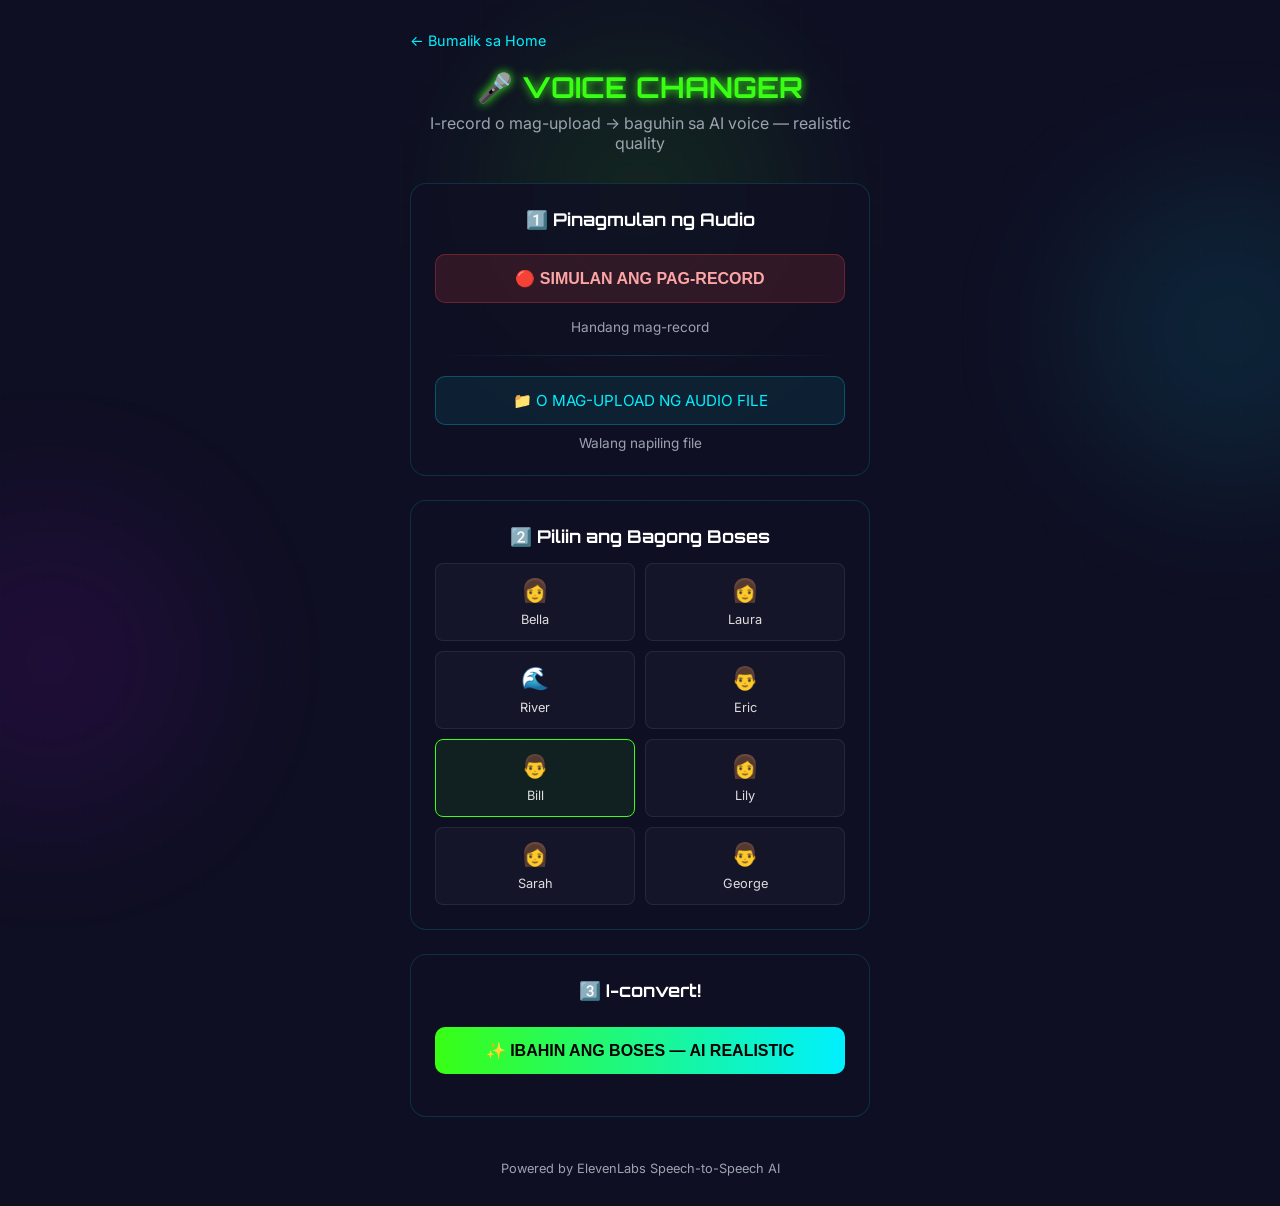
<file: index.html>
<!DOCTYPE html>
<html lang="tl">
<head>
    <meta charset="UTF-8">
    <meta name="viewport" content="width=device-width, initial-scale=1.0">
    <title>🎤 Voice Changer — AI Realistic</title>
    <link rel="preconnect" href="https://fonts.googleapis.com">
    <link rel="preconnect" href="https://fonts.gstatic.com" crossorigin>
    <link href="https://fonts.googleapis.com/css2?family=Orbitron:wght@600;700&family=Inter:wght@400;500;600;700&display=swap" rel="stylesheet">
    <link rel="stylesheet" href="voice-changer.css">
</head>
<body>
    <div class="bg-grid"></div>
    <div class="orb orb1"></div><div class="orb orb2"></div><div class="orb orb3"></div>

    <div class="container">
        <a href="index.html" class="back-link">← Bumalik sa Home</a>
        
        <h1><span class="text-green">🎤 VOICE CHANGER</span></h1>
        <p class="tagline">I-record o mag-upload → baguhin sa AI voice — realistic quality</p>

        <div class="card">
            <h2>1️⃣ Pinagmulan ng Audio</h2>
            
            <button id="recordBtn" class="btn-record">🔴 SIMULAN ANG PAG-RECORD</button>
            <p id="recStatus" class="status-text">Handang mag-record</p>
            
            <div class="divider"></div>
            
            <label class="btn-upload">
                📁 O MAG-UPLOAD NG AUDIO FILE
                <input type="file" id="audioInput" accept="audio/*" hidden>
            </label>
            <p id="fileStatus" class="status-text">Walang napiling file</p>
        </div>

        <div class="card">
            <h2>2️⃣ Piliin ang Bagong Boses</h2>
            
            <div class="voice-grid" id="voiceGrid">
                <div class="voice-option" data-id="hpp4J3VqNfWAUOO0d1Us">
                    <div class="emoji">👩</div><span>Bella</span>
                </div>
                <div class="voice-option" data-id="FGY2WhTYpPnrIDTdsKH5">
                    <div class="emoji">👩</div><span>Laura</span>
                </div>
                <div class="voice-option" data-id="SAz9YHcvj6GT2YYXdXww">
                    <div class="emoji">🌊</div><span>River</span>
                </div>
                <div class="voice-option" data-id="cjVigY5qzO86Huf0OWal">
                    <div class="emoji">👨</div><span>Eric</span>
                </div>
                <div class="voice-option selected" data-id="pqHfZKP75CvOlQylNhV4">
                    <div class="emoji">👨</div><span>Bill</span>
                </div>
                <div class="voice-option" data-id="pFZP5JQG7iQjIQuC4Bku">
                    <div class="emoji">👩</div><span>Lily</span>
                </div>
                <div class="voice-option" data-id="EXAVITQu4vr4xnSDxMaL">
                    <div class="emoji">👩</div><span>Sarah</span>
                </div>
                <div class="voice-option" data-id="JBFqnCBsd6RMkjVDRZzb">
                    <div class="emoji">👨</div><span>George</span>
                </div>
            </div>
        </div>

        <div class="card">
            <h2>3️⃣ I-convert!</h2>
            <button id="convertBtn" class="btn-primary">✨ IBAHIN ANG BOSES — AI REALISTIC</button>
            <p id="convertStatus" class="status-text"></p>
            
            <div id="resultBox" class="result-box hidden">
                <p id="resultMsg" class="success">✅ Tapos na!</p>
                <audio id="outputAudio" controls>
                <a id="downloadLink" style="display:block; text-decoration:none; margin-top:12px;">
                    <button class="btn-primary" style="background:linear-gradient(90deg,#00F0FF,#BF00FF);">⬇ I-DOWNLOAD ANG BAGONG BOSES</button>
                </a>
            </div>
        </div>

        <footer>Powered by ElevenLabs Speech-to-Speech AI</footer>
    </div>

    <script>
        const API_KEY = 'sk_ab07b8598b3586c17cdc0f64a6fa42211562290ae6432785';
        const API_BASE = 'https://api.elevenlabs.io/v1';

        const recordBtn = document.getElementById('recordBtn');
        const recStatus = document.getElementById('recStatus');
        const audioInput = document.getElementById('audioInput');
        const fileStatus = document.getElementById('fileStatus');
        const convertBtn = document.getElementById('convertBtn');
        const convertStatus = document.getElementById('convertStatus');
        const resultBox = document.getElementById('resultBox');
        const resultMsg = document.getElementById('resultMsg');
        const outputAudio = document.getElementById('outputAudio');
        const downloadLink = document.getElementById('downloadLink');
        const voiceGrid = document.getElementById('voiceGrid');

        let mediaRecorder;
        let recordedChunks = [];
        let audioBlob = null;
        let selectedVoiceId = 'pqHfZKP75CvOlQylNhV4';
        let isRecording = false;
        let outputBlobUrl = null;

        voiceGrid.querySelectorAll('.voice-option').forEach(opt => {
            opt.addEventListener('click', () => {
                voiceGrid.querySelectorAll('.voice-option').forEach(o => o.classList.remove('selected'));
                opt.classList.add('selected');
                selectedVoiceId = opt.dataset.id;
            });
        });

        recordBtn.addEventListener('click', async () => {
            if (!isRecording) {
                try {
                    const stream = await navigator.mediaDevices.getUserMedia({ audio: true });
                    mediaRecorder = new MediaRecorder(stream);
                    recordedChunks = [];
                    
                    mediaRecorder.ondataavailable = e => recordedChunks.push(e.data);
                    mediaRecorder.onstop = () => {
                        audioBlob = new Blob(recordedChunks, { type: 'audio/webm' });
                        fileStatus.textContent = '✅ Recording saved!';
                        recStatus.textContent = 'Handa nang i-convert';
                    };
                    
                    mediaRecorder.start();
                    isRecording = true;
                    recordBtn.classList.add('recording');
                    recordBtn.innerHTML = '⏹ ITIGIL ANG PAG-RECORD';
                    recStatus.textContent = '🔴 Nagrerecord... Magsalita ka!';
                    
                } catch (err) {
                    alert('❌ Hindi ma-access ang mikropono: ' + err.message);
                }
            } else {
                mediaRecorder.stop();
                isRecording = false;
                recordBtn.classList.remove('recording');
                recordBtn.innerHTML = '🔴 SIMULAN ANG PAG-RECORD';
            }
        });

        audioInput.addEventListener('change', e => {
            const file = e.target.files[0];
            if (file) {
                audioBlob = file;
                fileStatus.textContent = '✅ Napili: ' + file.name;
                recStatus.textContent = 'Handa nang i-convert';
            }
        });

        convertBtn.addEventListener('click', async () => {
            if (!audioBlob) {
                alert('⚠️ Mag-record o mag-upload muna ng audio!');
                return;
            }

            convertBtn.disabled = true;
            convertBtn.innerHTML = '<span class="loading"></span>INI-ISIP NG AI...';
            convertStatus.textContent = '🔄 Nagpapadala sa ElevenLabs...';
            resultBox.classList.add('hidden');

            try {
                const formData = new FormData();
                formData.append('audio', audioBlob, 'input.wav');
                formData.append('voice_id', selectedVoiceId);
                formData.append('model_id', 'eleven_english_sts_v2');
                formData.append('output_format', 'mp3_44100_128');

                const response = await fetch(`${API_BASE}/speech-to-speech/${selectedVoiceId}`, {
                    method: 'POST',
                    headers: { 'xi-api-key': API_KEY },
                    body: formData
                });

                if (!response.ok) {
                    const errText = await response.text();
                    throw new Error(`API Error ${response.status} — tingnan ang API key at credits`);
                }

                const resultBlob = await response.blob();
                outputBlobUrl = URL.createObjectURL(resultBlob);
                
                outputAudio.src = outputBlobUrl;
                downloadLink.href = outputBlobUrl;
                downloadLink.download = 'ai-voice-' + Date.now() + '.mp3';
                
                resultMsg.className = 'success';
                resultMsg.textContent = '✅ TAPOS NA! Narito ang bagong boses mo 👇';
                resultBox.classList.remove('hidden');
                convertStatus.textContent = '🎉 Realistic AI voice generated!';

            } catch (err) {
                resultMsg.className = 'error';
                resultMsg.textContent = '❌ ' + err.message;
                resultBox.classList.remove('hidden');
                convertStatus.textContent = '⚠️ May problema — tingnan ang API key at internet';
            } finally {
                convertBtn.disabled = false;
                convertBtn.innerHTML = '✨ IBAHIN ANG BOSES — AI REALISTIC';
            }
        });
    </script>
</body>
</html>
</file>
<file: voice-changer.css>
* { margin: 0; padding: 0; box-sizing: border-box; }
:root {
    --green: #39FF14; --cyan: #00F0FF;
    --purple: #BF00FF; --dark: #0F0F23;
    --gray-text: #9CA3AF; --error: #ef4444;
}
body {
    font-family: 'Inter', sans-serif;
    background: var(--dark);
    min-height: 100vh;
    color: white;
    position: relative;
}
.bg-grid {
    position: fixed; inset: 0;
    background-image: 
        linear-gradient(rgba(0,240,255,.03) 1px, transparent 1px),
        linear-gradient(90deg, rgba(0,240,255,.03) 1px, transparent 1px);
    background-size: 40px 40px; opacity: .4; pointer-events: none;
}
.orb {
    position: fixed; width: 300px; height: 300px; border-radius: 50%;
    filter: blur(80px); opacity: .1; pointer-events: none;
}
.orb1 { background: var(--green); top: 5%; left: 50%; transform: translateX(-50%); }
.orb2 { background: var(--cyan); top: 20%; right: -100px; }
.orb3 { background: var(--purple); bottom: 10%; left: -100px; }
.container {
    position: relative; z-index: 1;
    max-width: 500px; margin: 0 auto; padding: 30px 20px;
}
.back-link {
    display: inline-block; color: var(--cyan); text-decoration: none;
    font-size: .9rem; margin-bottom: 20px;
}
.back-link:hover { text-decoration: underline; }
h1 {
    font-family: 'Orbitron', sans-serif; font-size: 1.8rem;
    text-align: center; margin-bottom: 8px;
}
.text-green { color: var(--green); text-shadow: 0 0 10px var(--green); }
.tagline { text-align: center; color: var(--gray-text); margin-bottom: 30px; }
.card {
    background: rgba(15,15,35,.8); border: 1px solid rgba(0,240,255,.15);
    border-radius: 16px; padding: 24px; margin-bottom: 24px;
}
.card h2 {
    font-family: 'Orbitron', sans-serif; font-size: 1.1rem;
    margin-bottom: 16px; text-align: center;
}
.btn-record {
    width: 100%; padding: 14px; background: rgba(239,68,68,.15);
    border: 1px solid rgba(239,68,68,.3); border-radius: 10px;
    color: #fca5a5; font-size: 1rem; font-weight: 600; cursor: pointer;
    margin: 8px 0; transition: all .2s;
}
.btn-record.recording { animation: pulse 1s infinite; background: rgba(239,68,68,.25); }
@keyframes pulse { 0%,100%{opacity:1} 50%{opacity:.6} }
.btn-upload {
    display: block; text-align: center; padding: 14px;
    background: rgba(0,240,255,.08); border: 1px solid rgba(0,240,255,.25);
    border-radius: 10px; color: var(--cyan); font-size: .95rem; cursor: pointer;
    margin: 10px 0;
}
.btn-upload:hover { background: rgba(0,240,255,.12); }
.btn-primary {
    width: 100%; padding: 14px; background: linear-gradient(90deg, var(--green), var(--cyan));
    border: none; border-radius: 10px; color: #000; font-size: 1rem; font-weight: 700;
    cursor: pointer; transition: transform .2s; margin: 10px 0;
}
.btn-primary:hover { transform: translateY(-2px); }
.btn-primary:disabled { opacity: .6; cursor: not-allowed; transform: none; }
.voice-grid {
    display: grid; grid-template-columns: repeat(2, 1fr); gap: 10px;
}
.voice-option {
    background: rgba(255,255,255,.03); border: 1px solid rgba(255,255,255,.08);
    border-radius: 8px; padding: 12px; text-align: center; cursor: pointer;
    transition: all .2s;
}
.voice-option.selected {
    border-color: var(--green); background: rgba(57,255,20,.08);
}
.voice-option .emoji { font-size: 1.4rem; margin-bottom: 4px; }
.voice-option span { font-size: .8rem; color: #ddd; }
.result-box {
    background: rgba(57,255,20,.03); border: 1px solid rgba(57,255,20,.15);
    border-radius: 10px; padding: 16px; text-align: center; margin-top: 16px;
}
.result-box.hidden { display: none; }
.success { color: var(--green); margin-bottom: 10px; font-weight: 600; }
.error { color: var(--error); margin-bottom: 10px; font-weight: 500; }
audio { width: 100%; margin-bottom: 10px; border-radius: 6px; }
.status-text { font-size: .85rem; color: var(--gray-text); margin-top: 8px; text-align: center; }
.loading {
    display: inline-block; width: 16px; height: 16px; border: 2px solid rgba(255,255,255,.2);
    border-top-color: var(--green); border-radius: 50%;
    animation: spin 1s linear infinite; margin-right: 8px; vertical-align: middle;
}
@keyframes spin { to { transform: rotate(360deg); } }
.divider {
    height: 1px; background: linear-gradient(90deg, transparent, rgba(0,240,255,.2), transparent);
    margin: 20px 0;
}
footer { text-align: center; color: var(--gray-text); font-size: .8rem; padding-top: 20px; }
</file>
